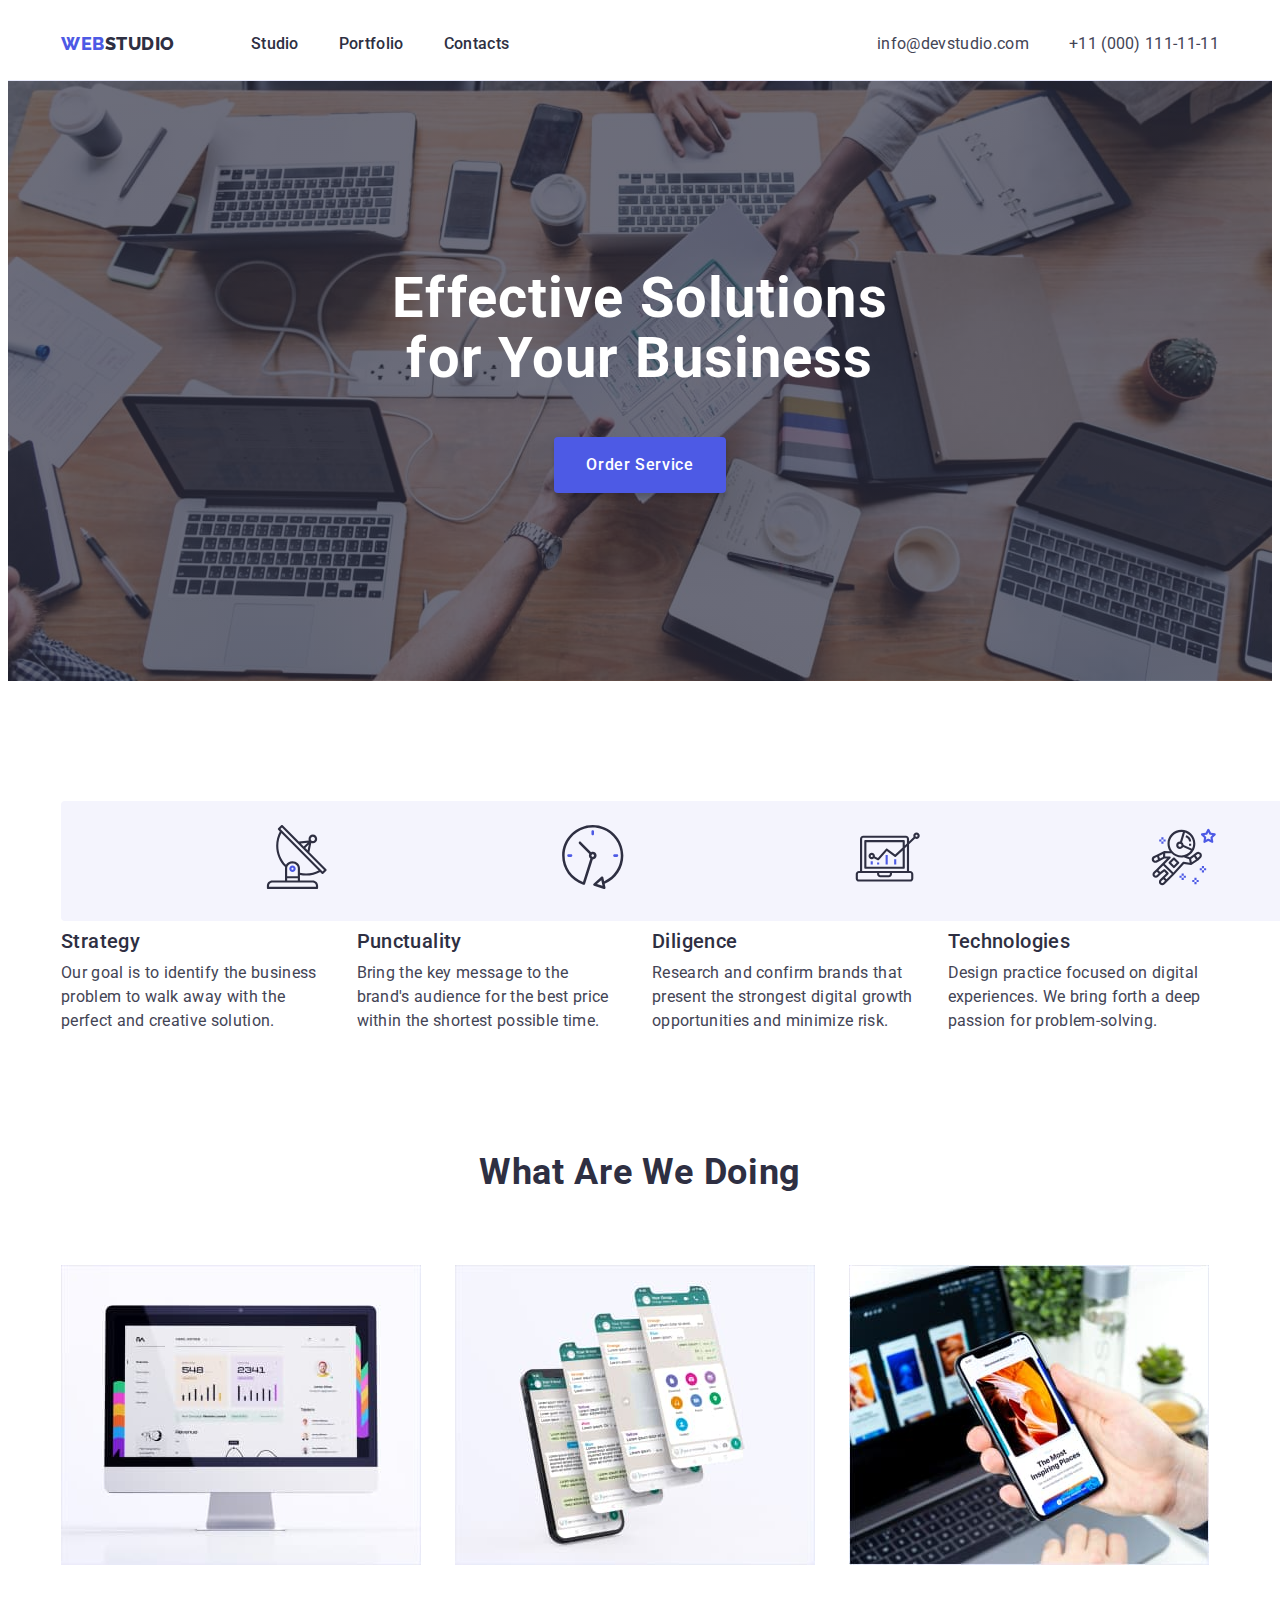
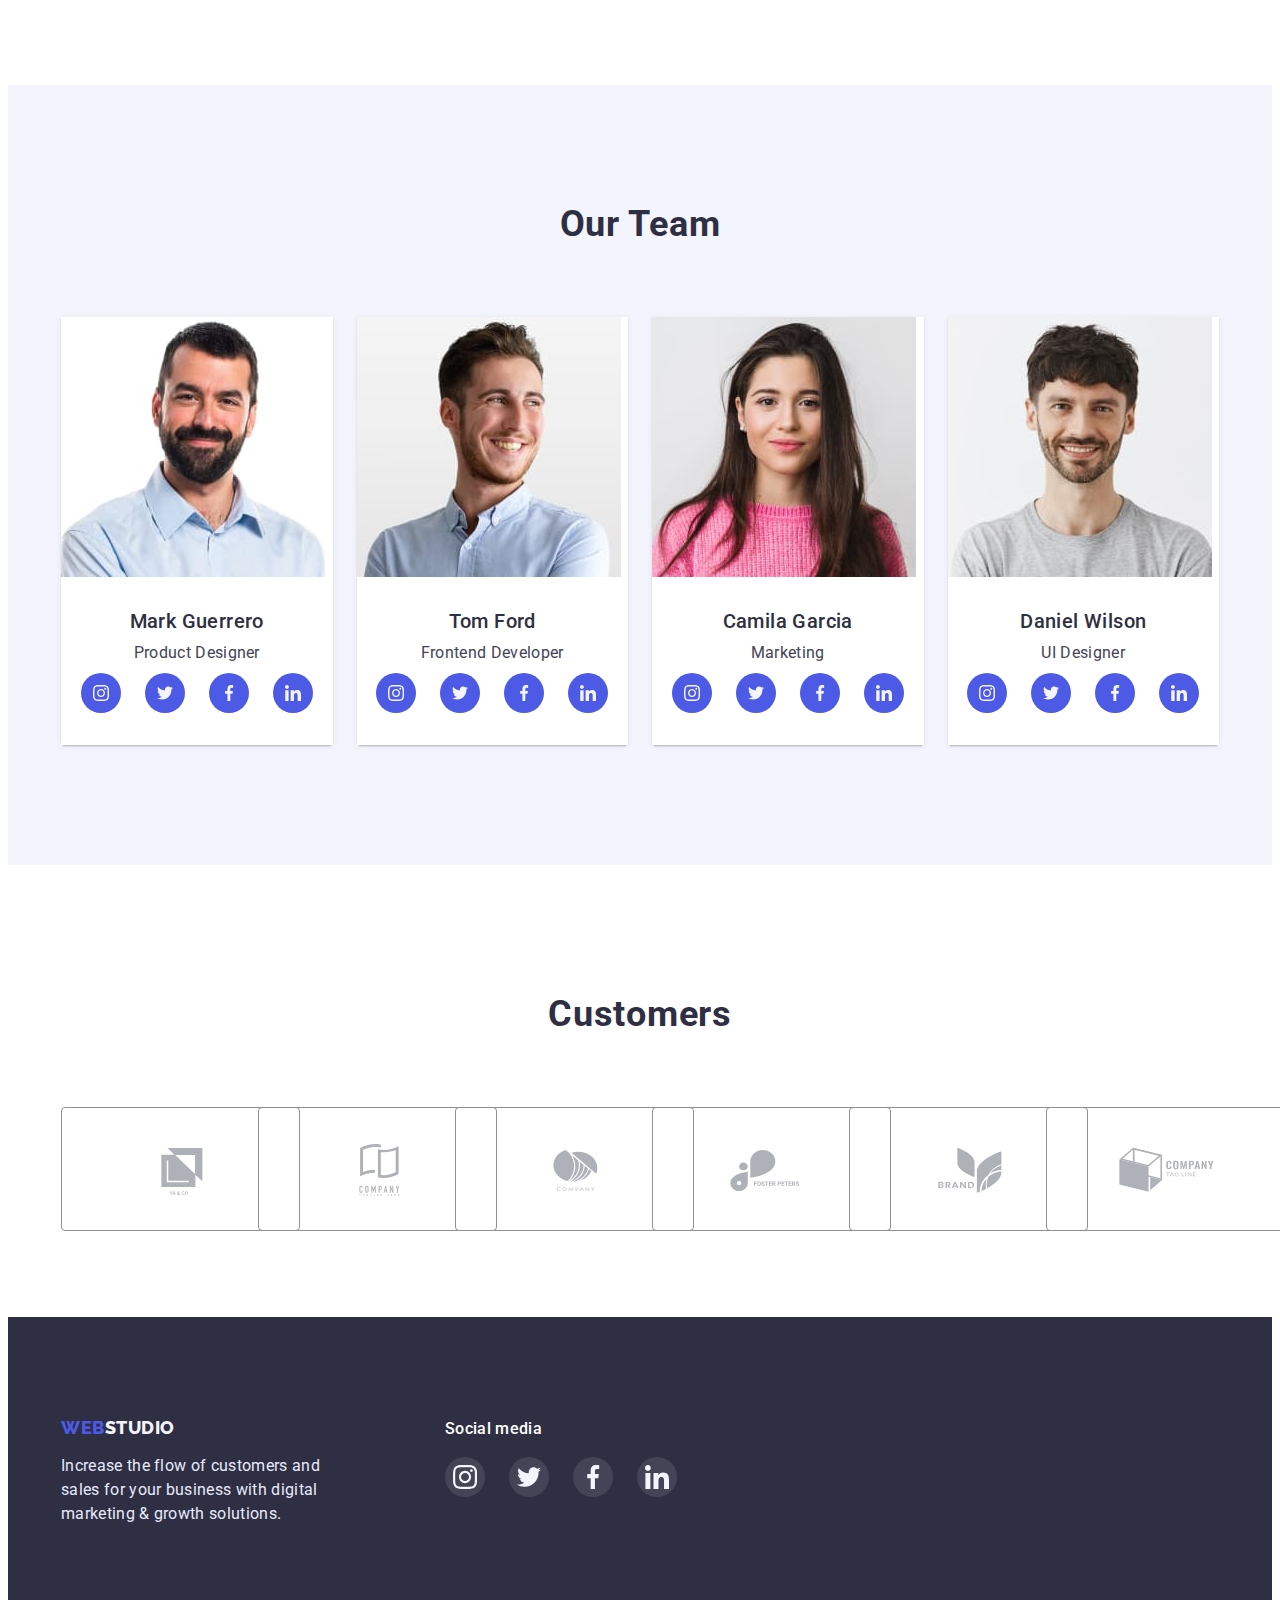
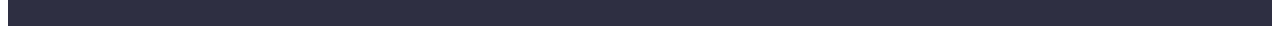
<file: index.html>
<!DOCTYPE html>
<html lang="en">
  <head>
    <meta charset="UTF-8" />
    <meta http-equiv="X-UA-Compatible" content="IE=edge" />
    <meta name="viewport" content="width=device-width, initial-scale=1.0" />
    <title>WEBSTUDIO</title>
    <link
      rel="stylesheet"
      href="https://cdnjs.cloudflare.com/ajax/libs/modern-normalize/1.1.0/modern-normalize.min.css"
      integrity="sha512-wpPYUAdjBVSE4KJnH1VR1HeZfpl1ub8YT/NKx4PuQ5NmX2tKuGu6U/JRp5y+Y8XG2tV+wKQpNHVUX03MfMFn9Q=="
      crossorigin="anonymous"
      referrerpolicy="no-referrer"
    />
    <link rel="preconnect" href="https://fonts.googleapis.com" />
    <link rel="preconnect" href="https://fonts.gstatic.com" crossorigin />
    <link
      href="https://fonts.googleapis.com/css2?family=Raleway:wght@800&family=Roboto:wght@400;500;700;900&display=swap"
      rel="stylesheet"
    />
    <link rel="stylesheet" href="./css/styles.css" />
  </head>

  <body>
    <header class="header">
      <div class="container header-container">
        <nav class="header-navigation">
          <a href="./index.html" class="header-logo link">
            <p class="header-logo-text"><span>Web</span>Studio</p>
          </a>
          <ul class="header-list list">
            <li class="header-item">
              <a href="" class="header-link link">Studio</a>
            </li>
            <li class="header-item">
              <a href="./portfolio.html" class="header-link link">Portfolio</a>
            </li>
            <li class="header-item">
              <a href="" class="header-link link">Contacts</a>
            </li>
          </ul>
        </nav>
        <address class="header-address">
          <ul class="header-address-list list">
            <li class="header-address-item">
              <a href="mailto:info@devstudio.com" class="header-mail link"
                >info@devstudio.com</a
              >
            </li>
            <li class="header-address-item">
              <a href="tel:+110001111111" class="header-tel link"
                >+11 (000) 111-11-11</a
              >
            </li>
          </ul>
        </address>
      </div>
    </header>

    <main>
      <!-- section Hero-->
      <section class="hero">
        <div class="container">
          <h1 class="hero-title">Effective Solutions for Your Business</h1>
          <button type="button" class="hero-btn btn">Order Service</button>
        </div>
      </section>
      <!-- /section Hero-->

      <!-- section Feature-->
      <section class="feature">
        <div class="container">
          <h2 class="visually-hidden">feature</h2>
          <ul class="feature-list list">
            <li class="feature-item">
              <div class="feature-icon-item">
                <svg class="feature-icon" wigth="64px" height="64px">
                  <use href="./images/icons.svg#icon-antenna"></use>
                </svg>
              </div>

              <h3 class="feature-subtitle subtitle">Strategy</h3>
              <p class="feature-text">
                Our goal is to identify the business problem to walk away with
                the perfect and creative solution.
              </p>
            </li>
            <li class="feature-item">
              <div class="feature-icon-item">
                <svg class="feature-icon" wigth="64px" height="64px">
                  <use href="./images/icons.svg#icon-clock"></use>
                </svg>
              </div>
              <h3 class="feature-subtitle subtitle">Punctuality</h3>
              <p class="feature-text">
                Bring the key message to the brand's audience for the best price
                within the shortest possible time.
              </p>
            </li>
            <li class="feature-item">
              <div class="feature-icon-item">
                <svg class="feature-icon" wigth="64px" height="64px">
                  <use href="./images/icons.svg#icon-diagram"></use>
                </svg>
              </div>
              <h3 class="feature-subtitle subtitle">Diligence</h3>
              <p class="feature-text">
                Research and confirm brands that present the strongest digital
                growth opportunities and minimize risk.
              </p>
            </li>
            <li class="feature-item">
              <div class="feature-icon-item">
                <svg class="feature-icon" wigth="64px" height="64px">
                  <use href="./images/icons.svg#icon-astronaut"></use>
                </svg>
              </div>
              <h3 class="feature-subtitle subtitle">Technologies</h3>
              <p class="feature-text">
                Design practice focused on digital experiences. We bring forth a
                deep passion for problem-solving.
              </p>
            </li>
          </ul>
        </div>
      </section>
      <!-- /section Feature-->

      <!-- sectuin about work-->
      <section class="work">
        <div class="container">
          <h2 class="work-title title">What are we doing</h2>
          <ul class="work-list list">
            <li class="work-item">
              <img
                src="./images/about-work-1.jpg"
                alt="desktop"
                width="360"
                height="300"
              />
            </li>
            <li class="work-item">
              <img
                src="./images/about-work-2.jpg"
                alt="mobile"
                width="360"
                height="300"
              />
            </li>
            <li class="work-item">
              <img
                src="./images/about-work-3.jpg"
                alt="app"
                width="360"
                height="300"
              />
            </li>
          </ul>
        </div>
      </section>
      <!-- /sectuin about work-->

      <!-- Team -->
      <section class="team">
        <div class="container">
          <h2 class="team-title title">Our Team</h2>
          <ul class="team-list list">
            <li class="team-item">
              <img
                src="./images/team-1.jpg"
                alt="webstudio work"
                width="264"
                height="260"
              />
              <div class="team-content">
                <h3 class="team-subtitle subtitle">Mark Guerrero</h3>
                <p class="team-text">Product Designer</p>
                <ul class="team-social-list list">
                  <li class="team-social-item">
                    <a href="" class="team-social-link link">
                      <svg class="team-social-icon" width="16px" height="16px">
                        <use href="./images/icons.svg#icon-instagram"></use>
                      </svg>
                    </a>
                  </li>
                  <li class="team-social-item">
                    <a href="" class="team-social-link link">
                      <svg class="team-social-icon" width="16px" height="16px">
                        <use href="./images/icons.svg#icon-twitter"></use>
                      </svg>
                    </a>
                  </li>
                  <li class="team-social-item">
                    <a href="" class="team-social-link link">
                      <svg class="team-social-icon" width="16px" height="16px">
                        <use href="./images/icons.svg#icon-facebook"></use>
                      </svg>
                    </a>
                  </li>
                  <li class="team-social-item">
                    <a href="" class="team-social-link link">
                      <svg class="team-social-icon" width="16px" height="16px">
                        <use href="./images/icons.svg#icon-linkedin"></use>
                      </svg>
                    </a>
                  </li>
                </ul>
              </div>
            </li>
            <li class="team-item">
              <img
                src="./images/team-2.jpg"
                alt="webstudio work"
                width="264"
                height="260"
              />
              <div class="team-content">
                <h3 class="team-subtitle subtitle">Tom Ford</h3>
                <p class="team-text">Frontend Developer</p>
                <ul class="team-social-list list">
                  <li class="team-social-item">
                    <a href="" class="team-social-link link">
                      <svg class="team-social-icon" width="16px" height="16px">
                        <use href="./images/icons.svg#icon-instagram"></use>
                      </svg>
                    </a>
                  </li>
                  <li class="team-social-item">
                    <a href="" class="team-social-link link">
                      <svg class="team-social-icon" width="16px" height="16px">
                        <use href="./images/icons.svg#icon-twitter"></use>
                      </svg>
                    </a>
                  </li>
                  <li class="team-social-item">
                    <a href="" class="team-social-link link">
                      <svg class="team-social-icon" width="16px" height="16px">
                        <use href="./images/icons.svg#icon-facebook"></use>
                      </svg>
                    </a>
                  </li>
                  <li class="team-social-item">
                    <a href="" class="team-social-link link">
                      <svg class="team-social-icon" width="16px" height="16px">
                        <use href="./images/icons.svg#icon-linkedin"></use>
                      </svg>
                    </a>
                  </li>
                </ul>
              </div>
            </li>
            <li class="team-item">
              <img
                src="./images/team-3.jpg"
                alt="webstudio work"
                width="264"
                height="260"
              />
              <div class="team-content">
                <h3 class="team-subtitle subtitle">Camila Garcia</h3>
                <p class="team-text">Marketing</p>
                <ul class="team-social-list list">
                  <li class="team-social-item">
                    <a href="" class="team-social-link link">
                      <svg class="team-social-icon" width="16px" height="16px">
                        <use href="./images/icons.svg#icon-instagram"></use>
                      </svg>
                    </a>
                  </li>
                  <li class="team-social-item">
                    <a href="" class="team-social-link link">
                      <svg class="team-social-icon" width="16px" height="16px">
                        <use href="./images/icons.svg#icon-twitter"></use>
                      </svg>
                    </a>
                  </li>
                  <li class="team-social-item">
                    <a href="" class="team-social-link link">
                      <svg class="team-social-icon" width="16px" height="16px">
                        <use href="./images/icons.svg#icon-facebook"></use>
                      </svg>
                    </a>
                  </li>
                  <li class="team-social-item">
                    <a href="" class="team-social-link link">
                      <svg class="team-social-icon" width="16px" height="16px">
                        <use href="./images/icons.svg#icon-linkedin"></use>
                      </svg>
                    </a>
                  </li>
                </ul>
              </div>
            </li>
            <li class="team-item">
              <img
                src="./images/team-4.jpg"
                alt="webstudio work"
                width="264"
                height="260"
              />
              <div class="team-content">
                <h3 class="team-subtitle subtitle">Daniel Wilson</h3>
                <p class="team-text">UI Designer</p>
                <ul class="team-social-list list">
                  <li class="team-social-item">
                    <a href="" class="team-social-link link">
                      <svg class="team-social-icon" width="16px" height="16px">
                        <use href="./images/icons.svg#icon-instagram"></use>
                      </svg>
                    </a>
                  </li>
                  <li class="team-social-item">
                    <a href="" class="team-social-link link">
                      <svg class="team-social-icon" width="16px" height="16px">
                        <use href="./images/icons.svg#icon-twitter"></use>
                      </svg>
                    </a>
                  </li>
                  <li class="team-social-item">
                    <a href="" class="team-social-link link">
                      <svg class="team-social-icon" width="16px" height="16px">
                        <use href="./images/icons.svg#icon-facebook"></use>
                      </svg>
                    </a>
                  </li>
                  <li class="team-social-item">
                    <a href="" class="team-social-link link">
                      <svg class="team-social-icon" width="16px" height="16px">
                        <use href="./images/icons.svg#icon-linkedin"></use>
                      </svg>
                    </a>
                  </li>
                </ul>
              </div>
            </li>
          </ul>
        </div>
      </section>
      <!-- /Team -->

      <!--     Customers     -->
      <section class="customers">
        <div class="container">
          <h2 class="customers-title title">Customers</h2>
          <ul class="customers-list-icon list">
            <li class="customers-icon-item">
              <a href="" class="customers-icon-link link">
                <svg class="customers-icon" width="104px" height="56px">
                  <use href="./images/icons.svg#icon-client-1"></use>
                </svg>
              </a>
            </li>
            <li class="customers-icon-item">
              <a href="" class="customers-icon-link link">
                <svg class="customers-icon" width="104px" height="56px">
                  <use href="./images/icons.svg#icon-client-2"></use>
                </svg>
              </a>
            </li>
            <li class="customers-icon-item">
              <a href="" class="customers-icon-link link">
                <svg class="customers-icon" width="104px" height="56px">
                  <use href="./images/icons.svg#icon-client-3"></use>
                </svg>
              </a>
            </li>
            <li class="customers-icon-item">
              <a href="" class="customers-icon-link link">
                <svg class="customers-icon" width="104px" height="56px">
                  <use href="./images/icons.svg#icon-client-4"></use>
                </svg>
              </a>
            </li>
            <li class="customers-icon-item">
              <a href="" class="customers-icon-link link">
                <svg class="customers-icon" width="104px" height="56px">
                  <use href="./images/icons.svg#icon-client-5"></use>
                </svg>
              </a>
            </li>
            <li class="customers-icon-item">
              <a href="" class="customers-icon-link link">
                <svg class="customers-icon" width="104px" height="56px">
                  <use href="./images/icons.svg#icon-client-6"></use>
                </svg>
              </a>
            </li>
          </ul>
        </div>
      </section>
    </main>

    <footer class="footer">
      <div class="container footer-social-container">
        <div class="footer-slogan">
          <a href="./index.html" class="footer-logo link">
            <span>Web</span>Studio
          </a>
          <p class="footer-text">
            Increase the flow of customers and sales for your business with
            digital marketing & growth solutions.
          </p>
        </div>
        <div class="footer-social-content">
          <p class="footer-social-text">Social media</p>
          <ul class="footer-social-list list">
            <li class="footer-social-item">
              <a href="" class="footer-social-link link">
                <svg class="footer-social-icon" width="24px" height="24px">
                  <use href="./images/icons.svg#icon-instagram"></use>
                </svg>
              </a>
            </li>
            <li class="footer-social-item">
              <a href="" class="footer-social-link link">
                <svg class="footer-social-icon" width="24px" height="24px">
                  <use href="./images/icons.svg#icon-twitter"></use>
                </svg>
              </a>
            </li>
            <li class="footer-social-item">
              <a href="" class="footer-social-link link">
                <svg class="footer-social-icon" width="24px" height="24px">
                  <use href="./images/icons.svg#icon-facebook"></use>
                </svg>
              </a>
            </li>
            <li class="footer-social-item">
              <a href="" class="footer-social-link link">
                <svg class="footer-social-icon" width="24px" height="24px">
                  <use href="./images/icons.svg#icon-linkedin"></use>
                </svg>
              </a>
            </li>
          </ul>
        </div>
      </div>
    </footer>
  </body>
</html>
</file>
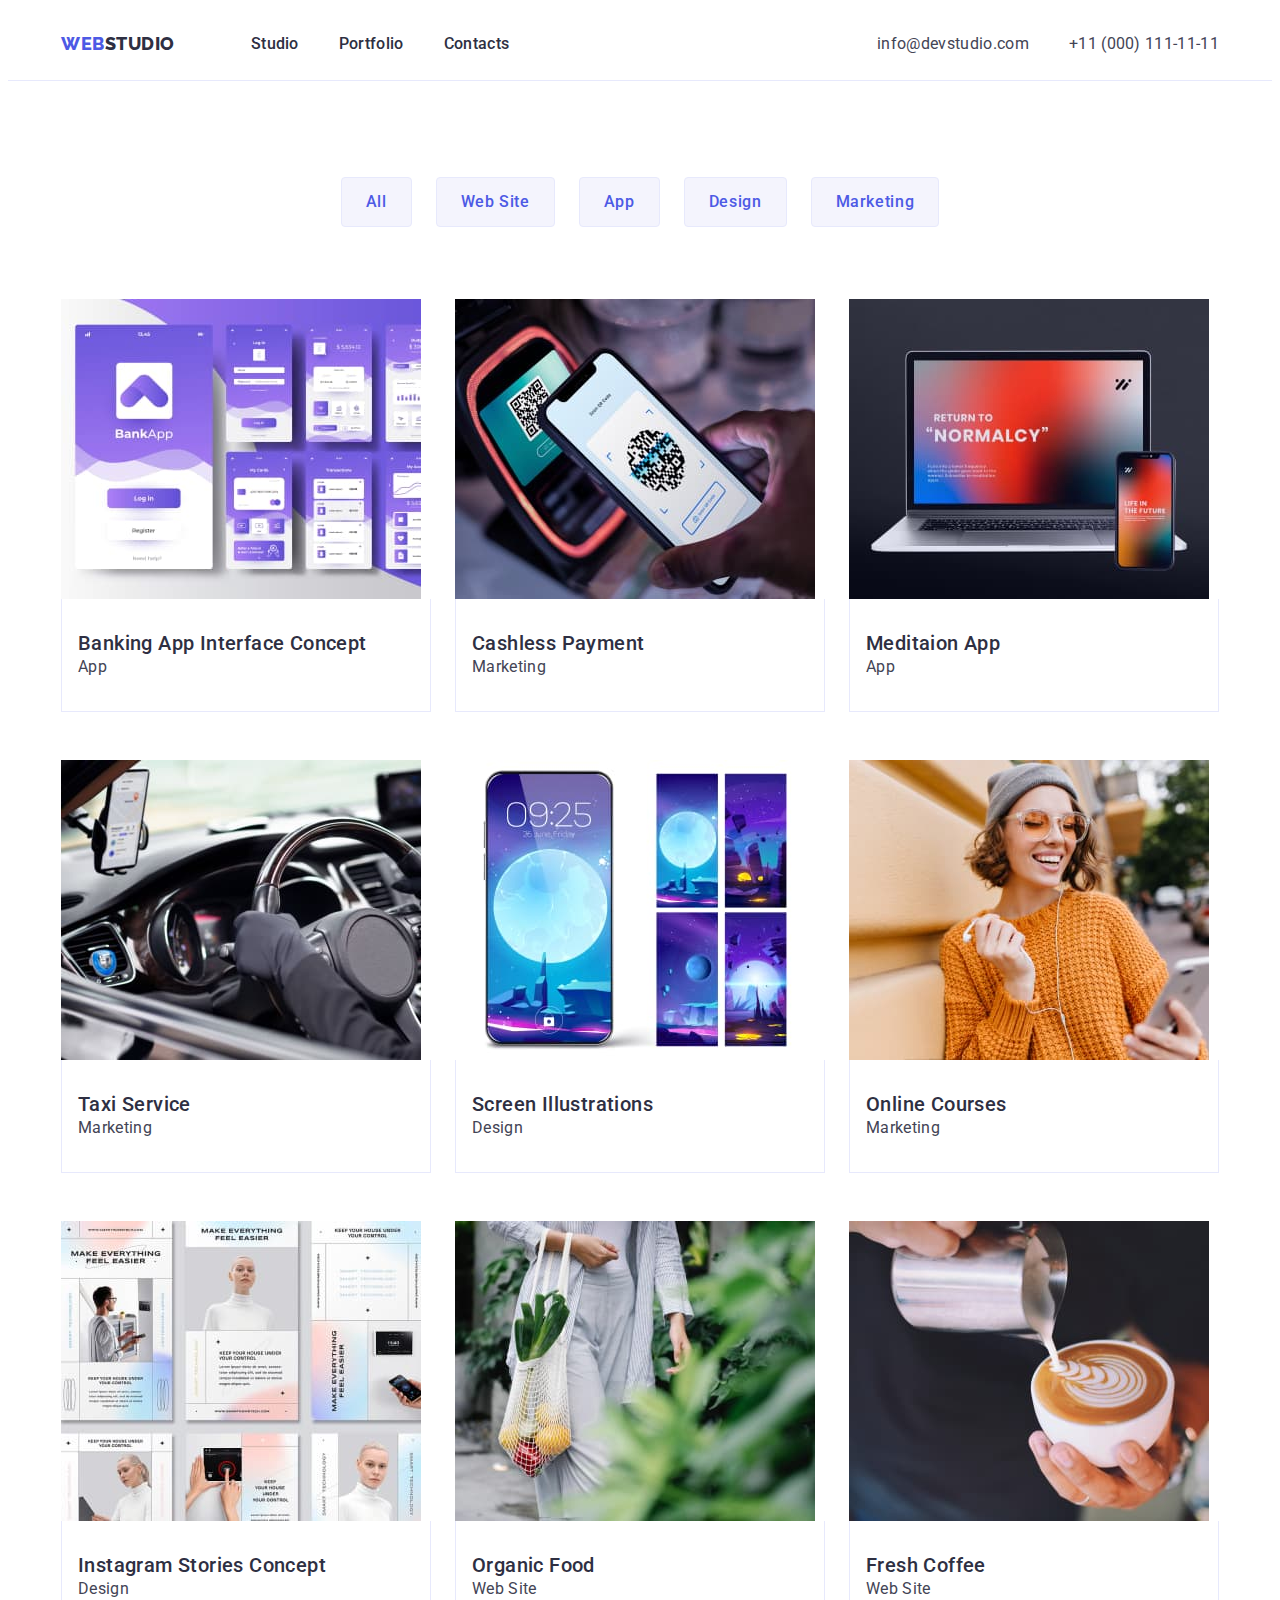
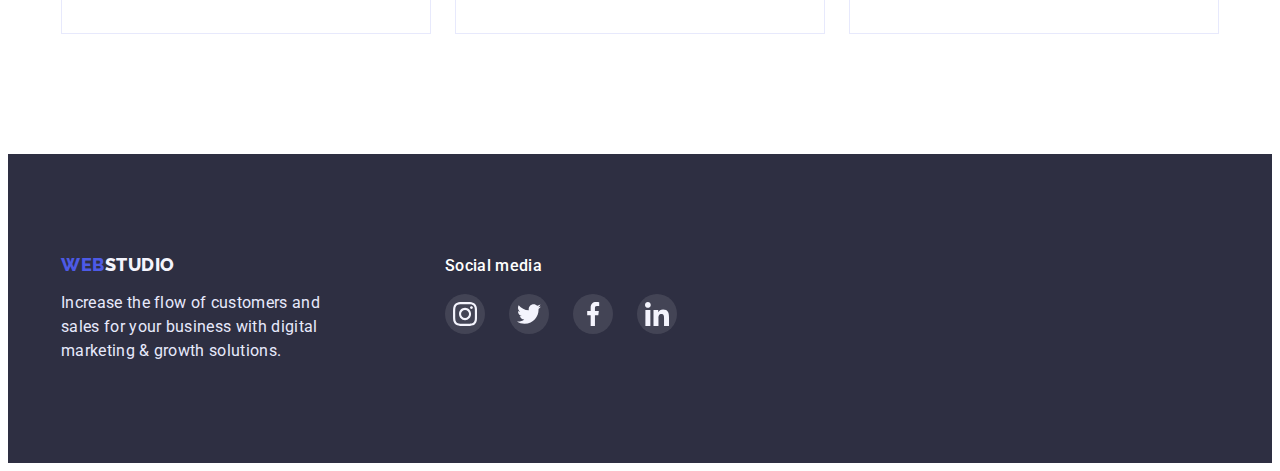
<file: portfolio.html>
<!DOCTYPE html>
<html lang="en">
  <head>
    <meta charset="UTF-8" />
    <meta http-equiv="X-UA-Compatible" content="IE=edge" />
    <meta name="viewport" content="width=device-width, initial-scale=1.0" />
    <title>WEBSTUDIO</title>
    <link
      rel="stylesheet"
      href="https://cdnjs.cloudflare.com/ajax/libs/modern-normalize/1.1.0/modern-normalize.min.css"
      integrity="sha512-wpPYUAdjBVSE4KJnH1VR1HeZfpl1ub8YT/NKx4PuQ5NmX2tKuGu6U/JRp5y+Y8XG2tV+wKQpNHVUX03MfMFn9Q=="
      crossorigin="anonymous"
      referrerpolicy="no-referrer"
    />
    <link rel="preconnect" href="https://fonts.googleapis.com" />
    <link rel="preconnect" href="https://fonts.gstatic.com" crossorigin />
    <link
      href="https://fonts.googleapis.com/css2?family=Raleway:wght@800&family=Roboto:wght@400;500;700;900&display=swap"
      rel="stylesheet"
    />
    <link rel="stylesheet" href="./css/styles.css" />
  </head>

  <body>
    <header class="header">
      <div class="container header-container">
        <nav class="header-navigation">
          <a href="./index.html" class="header-logo link">
            <p class="header-logo-text"><span>Web</span>Studio</p>
          </a>
          <ul class="header-list list">
            <li class="header-item">
              <a href="./index.html" class="header-link link">Studio</a>
            </li>
            <li class="header-item">
              <a href="./portfolio.html" class="header-link link">Portfolio</a>
            </li>
            <li class="header-item">
              <a href="" class="header-link link">Contacts</a>
            </li>
          </ul>
        </nav>
        <address class="header-address">
          <ul class="header-address-list list">
            <li class="header-address-item">
              <a href="mailto:info@devstudio.com" class="header-mail link"
                >info@devstudio.com</a
              >
            </li>
            <li class="header-address-item">
              <a href="tel:+110001111111" class="header-tel link"
                >+11 (000) 111-11-11</a
              >
            </li>
          </ul>
        </address>
      </div>
    </header>

    <main>
      <!-- section portfolio -->
      <section class="portfolio">
        <div class="container">
          <h2 class="visually-hidden">Gallery</h2>
          <ul class="filter-list list">
            <li>
              <button type="button" class="portfolio-btn btn">All</button>
            </li>
            <li>
              <button type="button" class="portfolio-btn btn">Web Site</button>
            </li>
            <li>
              <button type="button" class="portfolio-btn btn">App</button>
            </li>
            <li>
              <button type="button" class="portfolio-btn btn">Design</button>
            </li>
            <li>
              <button type="button" class="portfolio-btn btn">Marketing</button>
            </li>
          </ul>
          <ul class="gallery-list list">
            <li class="portfolio-item">
              <a href="" class="portfolio-link link">
                <img
                  src="./images/progect-card-1.jpg"
                  alt="progect-card"
                  width="360"
                  height="300"
                />
                <div class="portfolio-card">
                  <h3 class="portfolio-subtitle subtitle">
                    Banking App Interface Concept
                  </h3>
                  <p class="portfolio-text">App</p>
                </div>
                <!-- <p class="portfolio-press"> 
                  14 Stylish and User-Friendly App Design Concepts · Task Manager
                  App · Calorie Tracker App · Exotic Fruit Ecommerce App · Cloud
                  Storage App
                </p> -->
              </a>
            </li>
            <li class="portfolio-item">
              <a href="" class="portfolio-link link">
                <img
                  src="./images/progect-card-2.jpg"
                  alt="progect-card"
                  width="360"
                  height="300"
                />
                <div class="portfolio-card">
                  <h3 class="portfolio-subtitle subtitle">Cashless Payment</h3>
                  <p class="portfolio-text">Marketing</p>
                </div>
                <!-- <p class="portfolio-press"> 
                  14 Stylish and User-Friendly App Design Concepts · Task Manager
                  App · Calorie Tracker App · Exotic Fruit Ecommerce App · Cloud
                  Storage App
                </p> -->
              </a>
            </li>
            <li class="portfolio-item">
              <a href="" class="portfolio-link link">
                <img
                  src="./images/progect-card-3.jpg"
                  alt="progect-card"
                  width="360"
                  height="300"
                />
                <div class="portfolio-card">
                  <h3 class="portfolio-subtitle subtitle">Meditaion App</h3>
                  <p class="portfolio-text">App</p>
                </div>
                <!-- <p class="portfolio-press"> 
                  14 Stylish and User-Friendly App Design Concepts · Task Manager
                  App · Calorie Tracker App · Exotic Fruit Ecommerce App · Cloud
                  Storage App
                </p>-->
              </a>
            </li>
            <li class="portfolio-item">
              <a href="" class="portfolio-link link">
                <img
                  src="./images/progect-card-4.jpg"
                  alt="progect-card"
                  width="360"
                  height="300"
                />
                <div class="portfolio-card">
                  <h3 class="portfolio-subtitle subtitle">Taxi Service</h3>
                  <p class="portfolio-text">Marketing</p>
                </div>
                <!-- <p class="portfolio-press"> 
                  14 Stylish and User-Friendly App Design Concepts · Task Manager
                  App · Calorie Tracker App · Exotic Fruit Ecommerce App · Cloud
                  Storage App
                </p>-->
              </a>
            </li>
            <li class="portfolio-item">
              <a href="" class="portfolio-link link">
                <img
                  src="./images/progect-card-5.jpg"
                  alt="progect-card"
                  width="360"
                  height="300"
                />
                <div class="portfolio-card">
                  <h3 class="portfolio-subtitle subtitle">
                    Screen Illustrations
                  </h3>
                  <p class="portfolio-text">Design</p>
                </div>
                <!-- <p class="portfolio-press"> 
                  14 Stylish and User-Friendly App Design Concepts · Task Manager
                  App · Calorie Tracker App · Exotic Fruit Ecommerce App · Cloud
                  Storage App
                </p>-->
              </a>
            </li>
            <li class="portfolio-item">
              <a href="" class="portfolio-link link">
                <img
                  src="./images/progect-card-6.jpg"
                  alt="progect-card"
                  width="360"
                  height="300"
                />
                <div class="portfolio-card">
                  <h3 class="portfolio-subtitle subtitle">Online Courses</h3>
                  <p class="portfolio-text">Marketing</p>
                </div>
                <!-- <p class="portfolio-press"> 
                  14 Stylish and User-Friendly App Design Concepts · Task Manager
                  App · Calorie Tracker App · Exotic Fruit Ecommerce App · Cloud
                  Storage App
                </p>-->
              </a>
            </li>
            <li class="portfolio-item">
              <a href="" class="portfolio-link link">
                <img
                  src="./images/progect-card-7.jpg"
                  alt="progect-card"
                  width="360"
                  height="300"
                />
                <div class="portfolio-card">
                  <h3 class="portfolio-subtitle subtitle">
                    Instagram Stories Concept
                  </h3>
                  <p class="portfolio-text">Design</p>
                </div>
                <!-- <p class="portfolio-press"> 
                  14 Stylish and User-Friendly App Design Concepts · Task Manager
                  App · Calorie Tracker App · Exotic Fruit Ecommerce App · Cloud
                  Storage App
                </p>-->
              </a>
            </li>
            <li class="portfolio-item">
              <a href="" class="portfolio-link link">
                <img
                  src="./images/progect-card-8.jpg"
                  alt="progect-card"
                  width="360"
                  height="300"
                />
                <div class="portfolio-card">
                  <h3 class="portfolio-subtitle subtitle">Organic Food</h3>
                  <p class="portfolio-text">Web Site</p>
                </div>
                <!-- <p class="portfolio-press"> 
                  14 Stylish and User-Friendly App Design Concepts · Task Manager
                  App · Calorie Tracker App · Exotic Fruit Ecommerce App · Cloud
                  Storage App
                </p>-->
              </a>
            </li>
            <li class="portfolio-item">
              <a href="" class="portfolio-link link">
                <img
                  src="./images/progect-card-9.jpg"
                  alt="progect-card"
                  width="360"
                  height="300"
                />
                <div class="portfolio-card">
                  <h3 class="portfolio-subtitle subtitle">Fresh Coffee</h3>
                  <p class="portfolio-text">Web Site</p>
                </div>
                <!-- <p class="portfolio-press"> 
                  14 Stylish and User-Friendly App Design Concepts · Task Manager
                  App · Calorie Tracker App · Exotic Fruit Ecommerce App · Cloud
                  Storage App
                </p>-->
              </a>
            </li>
          </ul>
        </div>
      </section>
    </main>

    <footer class="footer">
      <div class="container footer-social-container">
        <div class="footer-slogan">
          <a href="./index.html" class="footer-logo link">
            <span>Web</span>Studio
          </a>
          <p class="footer-text">
            Increase the flow of customers and sales for your business with
            digital marketing & growth solutions.
          </p>
        </div>
        <div class="footer-social-content">
          <p class="footer-social-text">Social media</p>
          <ul class="footer-social-list list">
            <li class="footer-social-item">
              <a href="" class="footer-social-link link">
                <svg class="footer-social-icon" width="24px" height="24px">
                  <use href="./images/icons.svg#icon-instagram"></use>
                </svg>
              </a>
            </li>
            <li class="footer-social-item">
              <a href="" class="footer-social-link link">
                <svg class="footer-social-icon" width="24px" height="24px">
                  <use href="./images/icons.svg#icon-twitter"></use>
                </svg>
              </a>
            </li>
            <li class="footer-social-item">
              <a href="" class="footer-social-link link">
                <svg class="footer-social-icon" width="24px" height="24px">
                  <use href="./images/icons.svg#icon-facebook"></use>
                </svg>
              </a>
            </li>
            <li class="footer-social-item">
              <a href="" class="footer-social-link link">
                <svg class="footer-social-icon" width="24px" height="24px">
                  <use href="./images/icons.svg#icon-linkedin"></use>
                </svg>
              </a>
            </li>
          </ul>
        </div>
      </div>
    </footer>
  </body>
</html>
</file>
<file: css/styles.css>
:root {
  --accent-color: #404bbf;
  --main-text: #434455;
  --secondary-text: #8e8f99;
  --main-title-color: #2e2f42;
  --background-dark: #2e2f42;
  --background-light: #f4f4fd;
  --main-border-btn: #e7e9fc;
}
h1,
h2,
h3,
h4,
h5,
h6,
p {
  margin: 0;
}
ul {
  margin: 0;
  padding: 0;
}

body {
  font-family: "Roboto", sans-serif;
  color: var(--main-text);
}
img {
  display: block;
  max-width: 100%;
  height: auto;
}

.container {
  width: 1158px;
  margin: 0 auto;
  padding-left: 15px;
  padding-right: 15px;
}

.list {
  list-style: none;
}

.link {
  text-decoration: none;
}
/* h2 */
.title {
  font-weight: 700;
  font-size: 36px;
  line-height: 1.11;
  text-align: center;
  letter-spacing: 0.02em;
  text-transform: capitalize;
  color: var(--main-title-color);
}
/* h3 */
.subtitle {
  font-weight: 500;
  font-size: 20px;
  line-height: 1.2;
  letter-spacing: 0.02em;
  color: var(--main-title-color);
}
.btn {
  font-family: inherit;
  font-weight: 500;
  font-size: 16px;
  line-height: 1.5;
  letter-spacing: 0.04em;
  display: flex;
  align-items: center;
  cursor: pointer;
  border: none;
}

.visually-hidden {
  position: absolute;
  width: 1px;
  height: 1px;
  margin: -1px;
  border: 0;
  padding: 0;
  white-space: nowrap;
  clip-path: inset(100%);
  clip: rect(0 0 0 0);
  overflow: hidden;
}
/* --------------header-------------- */
.header {
  padding: 24px 0;
  border-bottom: 1px solid var(--main-border-btn);
}
.header-container {
  display: flex;
  justify-content: space-between;
}
.header-navigation {
  display: flex;
  align-items: center;
}
.header-logo {
  font-family: "Raleway", sans-serif;
  font-style: normal;
  font-weight: 800;
  font-size: 18px;
  line-height: 1.33;
  display: flex;
  align-items: center;
  letter-spacing: 0.03em;
  text-transform: uppercase;
  margin-right: 76px;
}
.header-logo-text {
  color: #2e2f42;
}
.header-logo-text > span {
  color: #4d5ae5;
}
.header-list {
  display: flex;
  gap: 40px;
}
.header-item {
}
.header-link {
  font-weight: 500;
  font-size: 16px;
  line-height: 1.5;
  letter-spacing: 0.02em;
  color: #2e2f42;
}
.header-link:hover,
.header-link:focus {
  color: var(--accent-color);
}

.header-address {
}
.header-address-list {
  display: flex;
  gap: 40px;
}
.header-address-item {
}
.header-mail {
  font-style: normal;
  font-weight: 400;
  font-size: 16px;
  line-height: 1.5;
  letter-spacing: 0.02em;
  color: var(--main-text);
}
.header-mail:hover,
.header-mail:focus {
  color: var(--accent-color);
}
.header-tel {
  font-style: normal;
  font-weight: 400;
  font-size: 16px;
  line-height: 1.5;
  letter-spacing: 0.02em;
  color: var(--main-text);
}
.header-tel:hover,
.header-tel:focus {
  color: var(--accent-color);
}
/* --------hero----------- */
.hero {
  max-width: 1440px;
  margin: 0 auto;
  background-image: linear-gradient(
      rgba(46, 47, 66, 0.7),
      rgba(46, 47, 66, 0.7)
    ),
    url(../images/hero.jpg);
  background-position: center;
  background-repeat: no-repeat;
  padding: 188px 0;
}
.hero-title {
  width: 496px;
  font-weight: 700;
  font-size: 56px;
  line-height: 1.07;
  text-align: center;
  letter-spacing: 0.02em;
  color: #ffffff;
  margin: 0 auto 48px;
}
.hero-btn {
  min-width: 169px;
  justify-content: center;
  color: #ffffff;
  background: #4d5ae5;
  margin: 0 auto;
  box-shadow: 0px 4px 4px rgba(0, 0, 0, 0.15);
  border-radius: 4px;
  padding: 16px 32px;
}
.hero-btn:hover,
.hero-btn:focus {
  background: var(--accent-color);
}

/* --------feature----------- */

.feature {
  padding: 120px 0 0 0;
}
.visually-hidden {
}
.feature-list {
  display: flex;
  gap: 24px;
}
.feature-item {
  display: flex;
  flex-direction: column;
  align-items: flex-start;
  padding: 0px;
  width: calc((100% - 24px * 3) / 4);
}

.feature-icon-item {
  display: flex;
  justify-content: center;
  align-items: center;
  width: 100%;
  height: 100%;
  margin-bottom: 8px;
  background: #f4f4fd;
  border-radius: 4px;
  padding: 24px 100px;
}
.feature-icon {
  margin-bottom: 8px;
}
.feature-subtitle {
  margin-bottom: 8px;
}
.feature-text {
  max-width: 264px;
  font-size: 16px;
  line-height: 1.5;
  letter-spacing: 0.02em;
  color: var(--main-text);
}

/* --------work----------- */

.work {
  padding: 120px 0;
}
.work-title {
  margin-bottom: 72px;
}
.work-list {
  display: flex;
  flex-wrap: wrap;
  gap: 24px;
}
.work-item {
  width: calc((100% - 24px * 2) / 3);
}

/* --------team----------- */

.team {
  background: var(--background-light);
  padding: 120px 0;
}
.team-title {
  margin-bottom: 72px;
}
.team-list {
  display: flex;
  flex-wrap: wrap;
  gap: 24px;
}
.team-item {
  width: calc((100% - 24px * 3) / 4);
  background: #ffffff;
  box-shadow: 0px 1px 6px rgba(46, 47, 66, 0.08),
    0px 1px 1px rgba(46, 47, 66, 0.16), 0px 2px 1px rgba(46, 47, 66, 0.08);
  border-radius: 0px 0px 4px 4px;
}
.team-content {
  padding: 32px 16px;
  background: #ffffff;
}
.team-subtitle {
  text-align: center;
  margin-bottom: 8px;
}
.team-text {
  font-size: 16px;
  line-height: 1.5;
  text-align: center;
  letter-spacing: 0.02em;
  color: var(--main-text);
  margin-bottom: 8px;
}
.team-social-list {
  display: flex;
  justify-content: center;
  gap: 24px;
}

.team-social-item {
  width: 40px;
  height: 40px;
}
.team-social-link {
  display: flex;
  justify-content: center;
  align-items: center;
  width: 100%;
  height: 100%;
  border-radius: 50%;
  background: #4d5ae5;
  color: #f4f4fd;
}
.team-social-link:is(:hover, :focus) {
  background: var(--accent-color);
}
.team-social-icon {
  fill: currentColor;
}

/*---------customers-------*/
.customers {
  padding: 130px 0 120px 0;
}
.customers-title {
  margin-bottom: 72px;
}
.customers-list-icon {
  display: flex;
  justify-content: center;
  gap: 24px;
  width: 100%;
  height: 100%;
}

.customers-icon-item {
  width: calc((100% - 24px * 5) / 6);
}

.customers-icon-link {
  display: flex;
  justify-content: center;
  align-items: center;
  width: 100%;
  height: 100%;
  border: 1px solid #8e8f99;
  border-radius: 4px;
  padding: 16px 32px;
  color: #afb1b8;
}
.customers-icon-link:is(:hover, :focus) {
  border: 1px solid var(--accent-color);
  color: var(--accent-color);
}

.customers-icon {
  fill: currentColor;
}

/* --------footer----------- */

.footer {
  padding: 100px 0;
  background: var(--background-dark);
}
.footer-slogan {
  margin-right: 120px;
}
.footer-logo {
  min-width: 115px;
  font-family: "Raleway", sans-serif;
  font-style: normal;
  font-weight: 800;
  font-size: 18px;
  line-height: 1.17;
  display: inline-block;
  letter-spacing: 0.03em;
  text-transform: uppercase;
  margin-bottom: 16px;
  color: #f4f4fd;
}
.footer-logo > span {
  color: #4d5ae5;
}
.footer-text {
  max-width: 264px;
  font-size: 16px;
  line-height: 1.5;
  letter-spacing: 0.02em;
  color: #e7e9fc;
}
.footer-social-container {
  display: flex;
  align-items: flex-start;
}
.footer-social-text {
  font-weight: 500;
  font-size: 16px;
  line-height: 1.5;
  letter-spacing: 0.02em;
  color: #ffffff;
  margin-bottom: 16px;
}
.footer-social-list {
  display: flex;
  justify-content: flex-start;
  gap: 24px;
}

.footer-social-item {
  width: 40px;
  height: 40px;
}
.footer-social-link {
  display: flex;
  justify-content: center;
  align-items: center;
  width: 100%;
  height: 100%;
  border-radius: 50%;
  background: rgba(255, 255, 255, 0.1);
  color: #f4f4fd;
}
.footer-social-link:is(:hover, :focus) {
  background: #31d0aa;
}
.footer-social-icon {
  fill: currentColor;
}

/* -------------PORTFOLIO---------------- */

.portfolio {
  padding: 96px 0 120px;
}

.filter-list {
  display: flex;
  justify-content: center;
  gap: 24px;
  margin-bottom: 72px;
}

.portfolio-btn {
  padding: 12px 24px;
  text-align: center;
  color: #4d5ae5;
  background: #f4f4fd;
  border: 1px solid var(--main-border-btn);
  border-radius: 4px;
}
.portfolio-btn:hover,
.portfolio-btn:focus {
  color: #ffffff;
  background: #404bbf;
  border: 1px solid #404bbf;
  box-shadow: 0px 3px 1px rgba(0, 0, 0, 0.1), 0px 2px 1px rgba(0, 0, 0, 0.08),
    0px 2px 2px rgba(0, 0, 0, 0.12);
}
.gallery-list {
  width: 100%;
  display: flex;
  flex-wrap: wrap;
  column-gap: 24px;
  row-gap: 48px;
}
.portfolio-item {
  flex-basis: calc((100% - 48px) / 3);
}
.portfolio-item:is(:hover, :focus) {
  box-shadow: 0px 1px 6px rgba(46, 47, 66, 0.08),
    0px 1px 1px rgba(46, 47, 66, 0.16), 0px 2px 1px rgba(46, 47, 66, 0.08);
}
.portfolio-link {
}
.portfolio-card {
  padding: 32px 0 32px 16px;
  border-bottom: 1px solid var(--main-border-btn);
  border-left: 1px solid var(--main-border-btn);
  border-right: 1px solid var(--main-border-btn);
  background: #ffffff;
}
.portfolio-subtitle {
}
.portfolio-text {
  font-size: 16px;
  line-height: 1.5;
  letter-spacing: 0.02em;
  color: var(--main-text);
}
/* .portfolio-press { 
  font-size: 16px;
  line-height: 1.5;
  letter-spacing: 0.02em;
  color: #f4f4fd;
  background: #4d5ae5;
}*/
</file>
